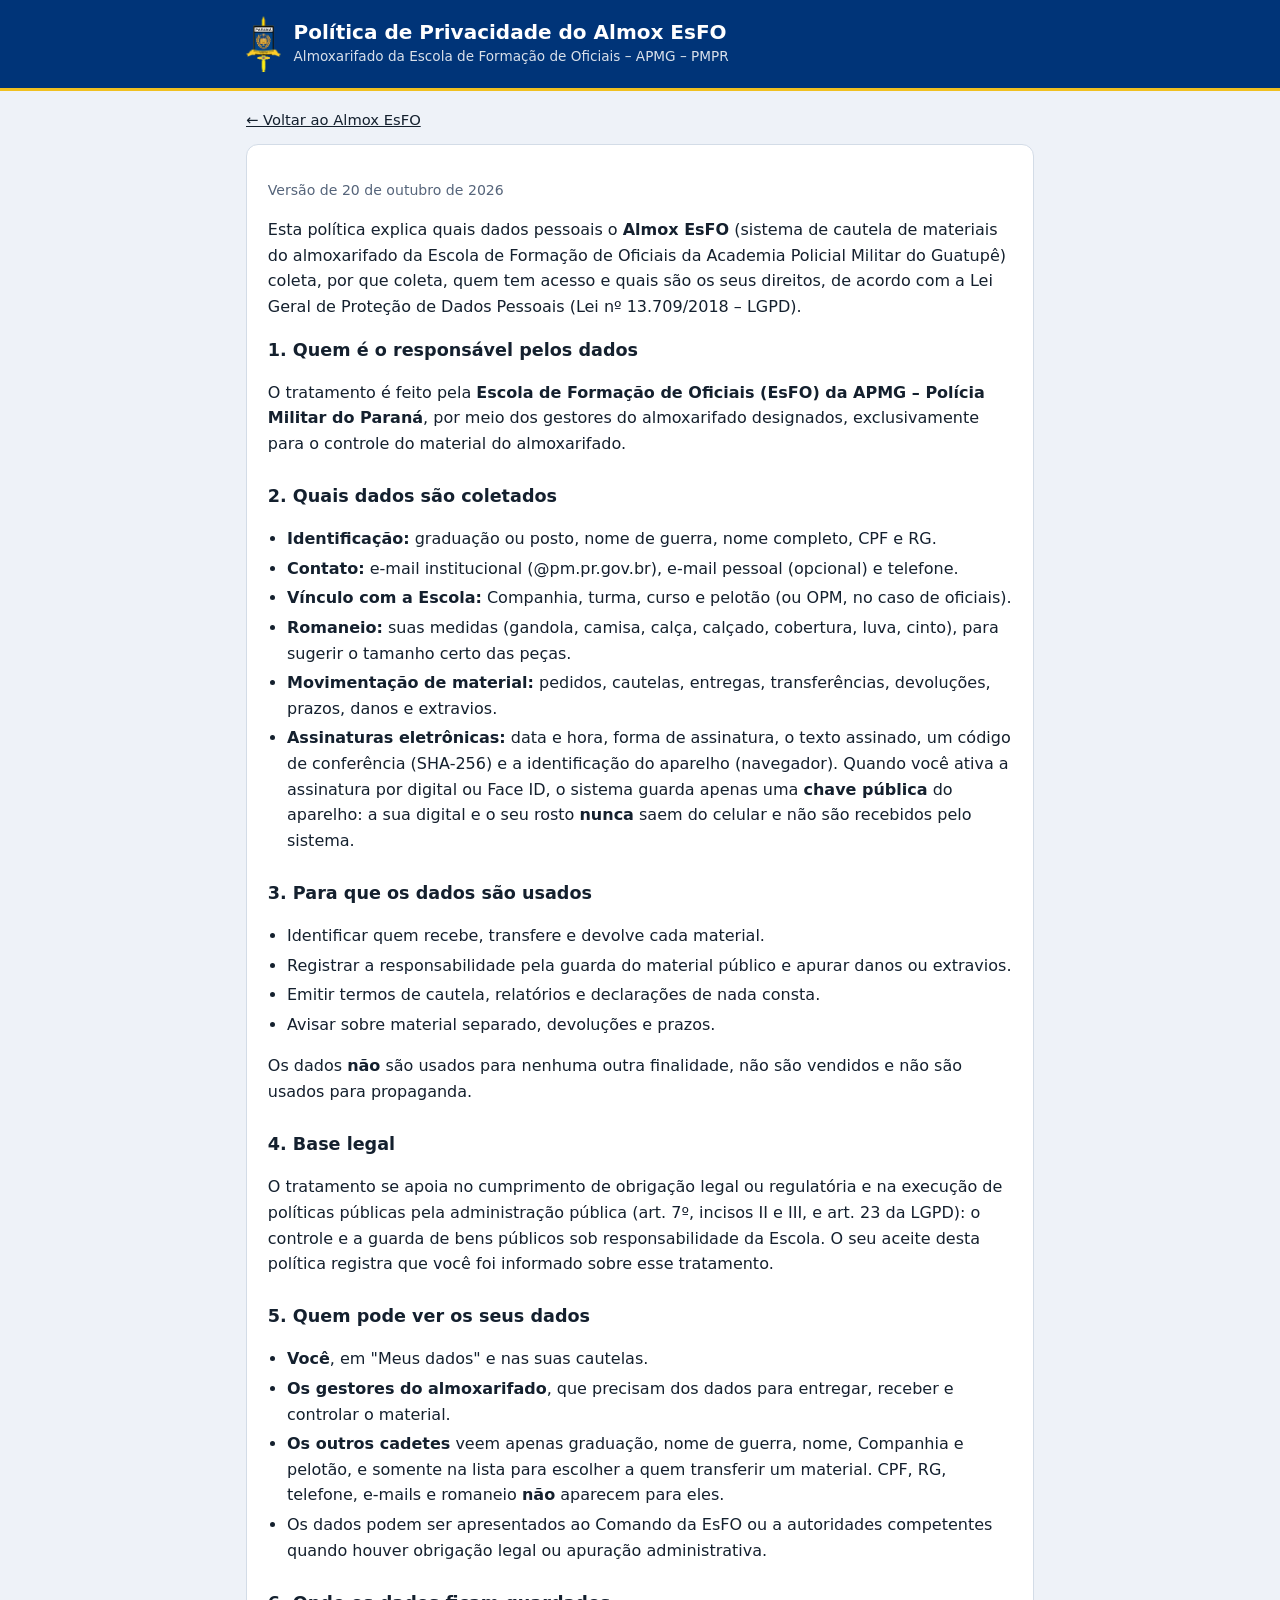
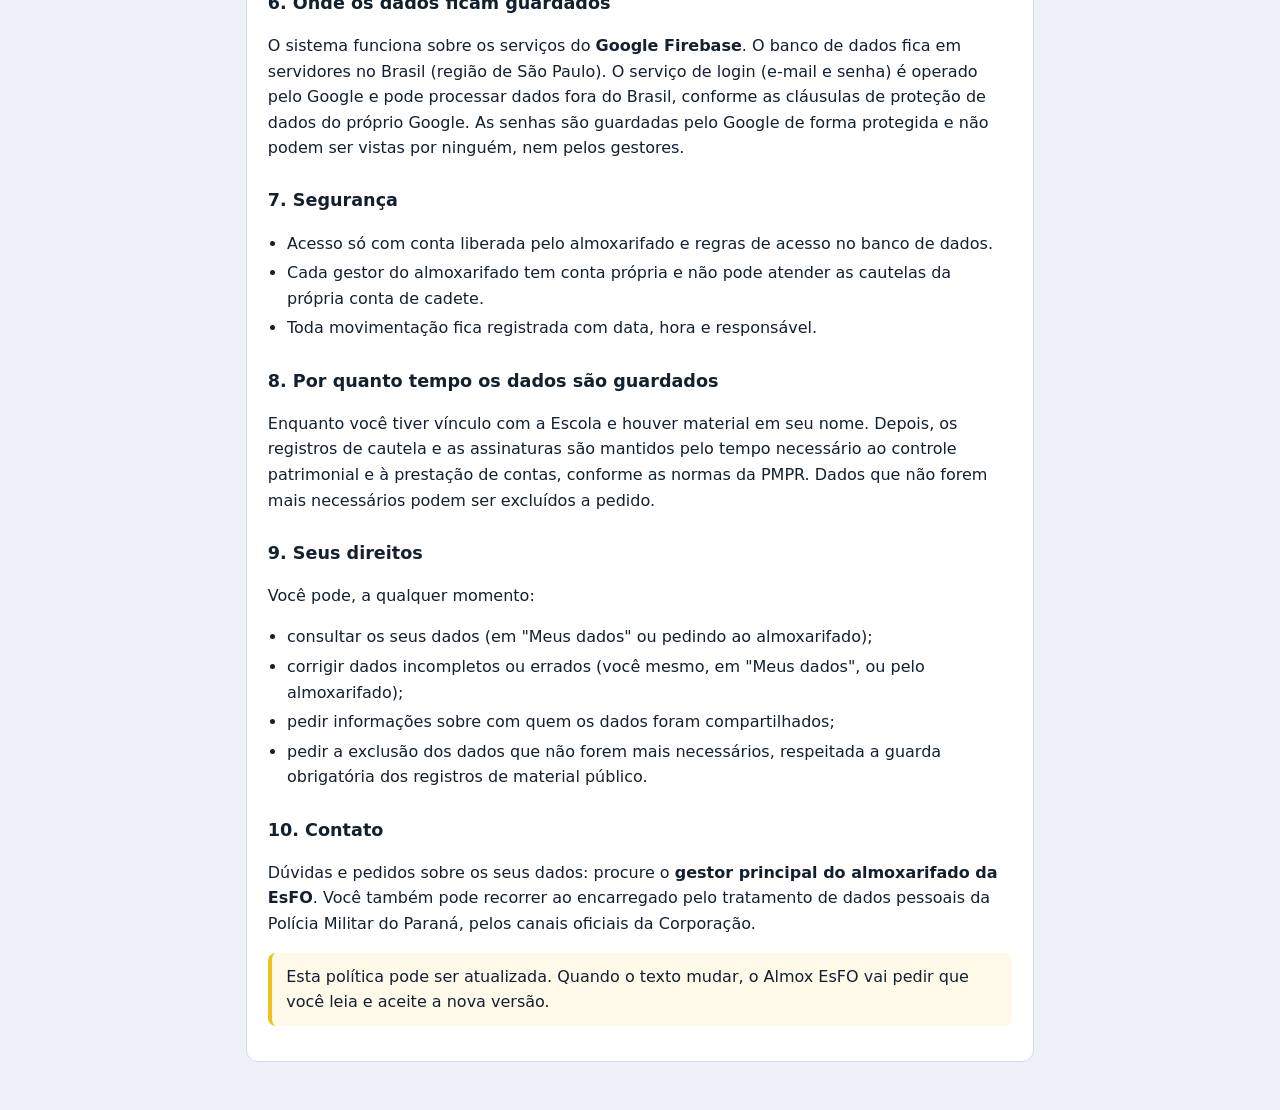
<file: privacidade.html>
<!doctype html>
<html lang="pt-BR">
<head>
<meta charset="utf-8">
<meta name="viewport" content="width=device-width, initial-scale=1">
<title>Política de Privacidade – Almox EsFO</title>
<meta name="theme-color" content="#003478">
<link rel="icon" href="icon-192.png">
<style>
:root{--bg:#EEF2F8;--surface:#fff;--ink:#14202E;--muted:#55647A;--line:#D3DCE7;--azul:#003478;--ouro:#F0C020}
@media (prefers-color-scheme:dark){:root{--bg:#0B1220;--surface:#121B2B;--ink:#E6ECF5;--muted:#9AA8BC;--line:#28344A;--azul:#0A2A5C}}
*{box-sizing:border-box}
body{margin:0;background:var(--bg);color:var(--ink);font:16px/1.6 "IBM Plex Sans",system-ui,-apple-system,"Segoe UI",Roboto,sans-serif}
header{background:var(--azul);color:#fff;border-bottom:3px solid var(--ouro)}
header .in{max-width:820px;margin:auto;padding:1rem;display:flex;gap:.8rem;align-items:center}
header img{height:56px;width:auto}
header h1{margin:0;font-size:1.25rem;line-height:1.2}
header p{margin:.15rem 0 0;font-size:.85rem;opacity:.85}
main{max-width:820px;margin:1rem auto 3rem;padding:0 1rem}
article{background:var(--surface);border:1px solid var(--line);border-radius:12px;padding:1.2rem 1.3rem}
h2{font-size:1.1rem;margin:1.6rem 0 .4rem;color:var(--ink)}
h2:first-of-type{margin-top:.4rem}
ul{padding-left:1.2rem}
li{margin:.25rem 0}
.meta{color:var(--muted);font-size:.88rem}
.box{border-left:4px solid var(--ouro);background:color-mix(in srgb,var(--ouro) 10%,var(--surface));padding:.7rem .9rem;border-radius:8px;margin:1rem 0}
a{color:inherit}
.voltar{display:inline-block;margin:0 0 .8rem;font-size:.92rem}
@media print{header{background:#fff;color:#000}.voltar{display:none}}
</style>
</head>
<body>
<header><div class="in"><img src="brasao-esfo.png" alt="Brasão da EsFO"><div><h1>Política de Privacidade do Almox EsFO</h1><p>Almoxarifado da Escola de Formação de Oficiais – APMG – PMPR</p></div></div></header>
<main>
<a class="voltar" href="./">← Voltar ao Almox EsFO</a>
<article>
<p class="meta">Versão de 20 de outubro de 2026</p>

<p>Esta política explica quais dados pessoais o <b>Almox EsFO</b> (sistema de cautela de materiais do almoxarifado da Escola de Formação de Oficiais da Academia Policial Militar do Guatupê) coleta, por que coleta, quem tem acesso e quais são os seus direitos, de acordo com a Lei Geral de Proteção de Dados Pessoais (Lei nº 13.709/2018 – LGPD).</p>

<h2>1. Quem é o responsável pelos dados</h2>
<p>O tratamento é feito pela <b>Escola de Formação de Oficiais (EsFO) da APMG – Polícia Militar do Paraná</b>, por meio dos gestores do almoxarifado designados, exclusivamente para o controle do material do almoxarifado.</p>

<h2>2. Quais dados são coletados</h2>
<ul>
<li><b>Identificação:</b> graduação ou posto, nome de guerra, nome completo, CPF e RG.</li>
<li><b>Contato:</b> e-mail institucional (@pm.pr.gov.br), e-mail pessoal (opcional) e telefone.</li>
<li><b>Vínculo com a Escola:</b> Companhia, turma, curso e pelotão (ou OPM, no caso de oficiais).</li>
<li><b>Romaneio:</b> suas medidas (gandola, camisa, calça, calçado, cobertura, luva, cinto), para sugerir o tamanho certo das peças.</li>
<li><b>Movimentação de material:</b> pedidos, cautelas, entregas, transferências, devoluções, prazos, danos e extravios.</li>
<li><b>Assinaturas eletrônicas:</b> data e hora, forma de assinatura, o texto assinado, um código de conferência (SHA-256) e a identificação do aparelho (navegador). Quando você ativa a assinatura por digital ou Face ID, o sistema guarda apenas uma <b>chave pública</b> do aparelho: a sua digital e o seu rosto <b>nunca</b> saem do celular e não são recebidos pelo sistema.</li>
</ul>

<h2>3. Para que os dados são usados</h2>
<ul>
<li>Identificar quem recebe, transfere e devolve cada material.</li>
<li>Registrar a responsabilidade pela guarda do material público e apurar danos ou extravios.</li>
<li>Emitir termos de cautela, relatórios e declarações de nada consta.</li>
<li>Avisar sobre material separado, devoluções e prazos.</li>
</ul>
<p>Os dados <b>não</b> são usados para nenhuma outra finalidade, não são vendidos e não são usados para propaganda.</p>

<h2>4. Base legal</h2>
<p>O tratamento se apoia no cumprimento de obrigação legal ou regulatória e na execução de políticas públicas pela administração pública (art. 7º, incisos II e III, e art. 23 da LGPD): o controle e a guarda de bens públicos sob responsabilidade da Escola. O seu aceite desta política registra que você foi informado sobre esse tratamento.</p>

<h2>5. Quem pode ver os seus dados</h2>
<ul>
<li><b>Você</b>, em "Meus dados" e nas suas cautelas.</li>
<li><b>Os gestores do almoxarifado</b>, que precisam dos dados para entregar, receber e controlar o material.</li>
<li><b>Os outros cadetes</b> veem apenas graduação, nome de guerra, nome, Companhia e pelotão, e somente na lista para escolher a quem transferir um material. CPF, RG, telefone, e-mails e romaneio <b>não</b> aparecem para eles.</li>
<li>Os dados podem ser apresentados ao Comando da EsFO ou a autoridades competentes quando houver obrigação legal ou apuração administrativa.</li>
</ul>

<h2>6. Onde os dados ficam guardados</h2>
<p>O sistema funciona sobre os serviços do <b>Google Firebase</b>. O banco de dados fica em servidores no Brasil (região de São Paulo). O serviço de login (e-mail e senha) é operado pelo Google e pode processar dados fora do Brasil, conforme as cláusulas de proteção de dados do próprio Google. As senhas são guardadas pelo Google de forma protegida e não podem ser vistas por ninguém, nem pelos gestores.</p>

<h2>7. Segurança</h2>
<ul>
<li>Acesso só com conta liberada pelo almoxarifado e regras de acesso no banco de dados.</li>
<li>Cada gestor do almoxarifado tem conta própria e não pode atender as cautelas da própria conta de cadete.</li>
<li>Toda movimentação fica registrada com data, hora e responsável.</li>
</ul>

<h2>8. Por quanto tempo os dados são guardados</h2>
<p>Enquanto você tiver vínculo com a Escola e houver material em seu nome. Depois, os registros de cautela e as assinaturas são mantidos pelo tempo necessário ao controle patrimonial e à prestação de contas, conforme as normas da PMPR. Dados que não forem mais necessários podem ser excluídos a pedido.</p>

<h2>9. Seus direitos</h2>
<p>Você pode, a qualquer momento:</p>
<ul>
<li>consultar os seus dados (em "Meus dados" ou pedindo ao almoxarifado);</li>
<li>corrigir dados incompletos ou errados (você mesmo, em "Meus dados", ou pelo almoxarifado);</li>
<li>pedir informações sobre com quem os dados foram compartilhados;</li>
<li>pedir a exclusão dos dados que não forem mais necessários, respeitada a guarda obrigatória dos registros de material público.</li>
</ul>

<h2>10. Contato</h2>
<p>Dúvidas e pedidos sobre os seus dados: procure o <b>gestor principal do almoxarifado da EsFO</b>. Você também pode recorrer ao encarregado pelo tratamento de dados pessoais da Polícia Militar do Paraná, pelos canais oficiais da Corporação.</p>

<div class="box">Esta política pode ser atualizada. Quando o texto mudar, o Almox EsFO vai pedir que você leia e aceite a nova versão.</div>
</article>
</main>
</body>
</html>
</file>
